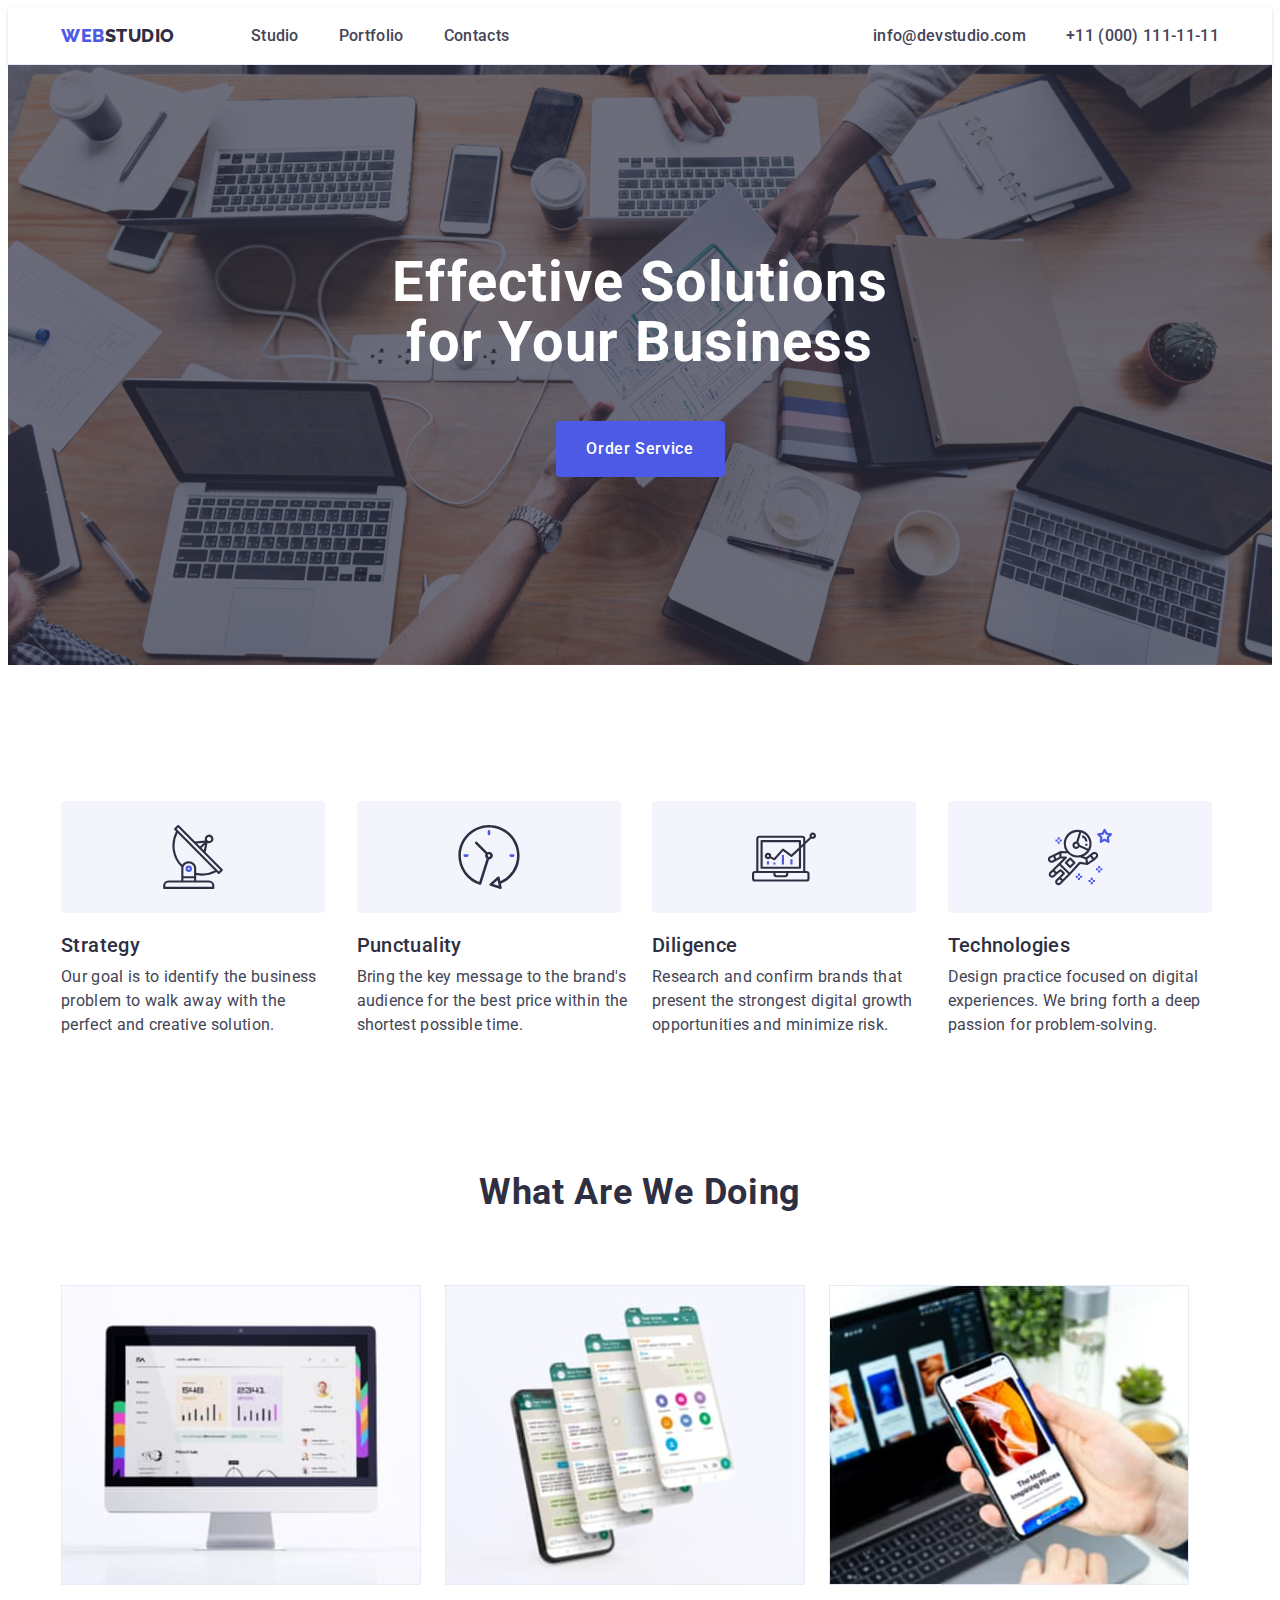
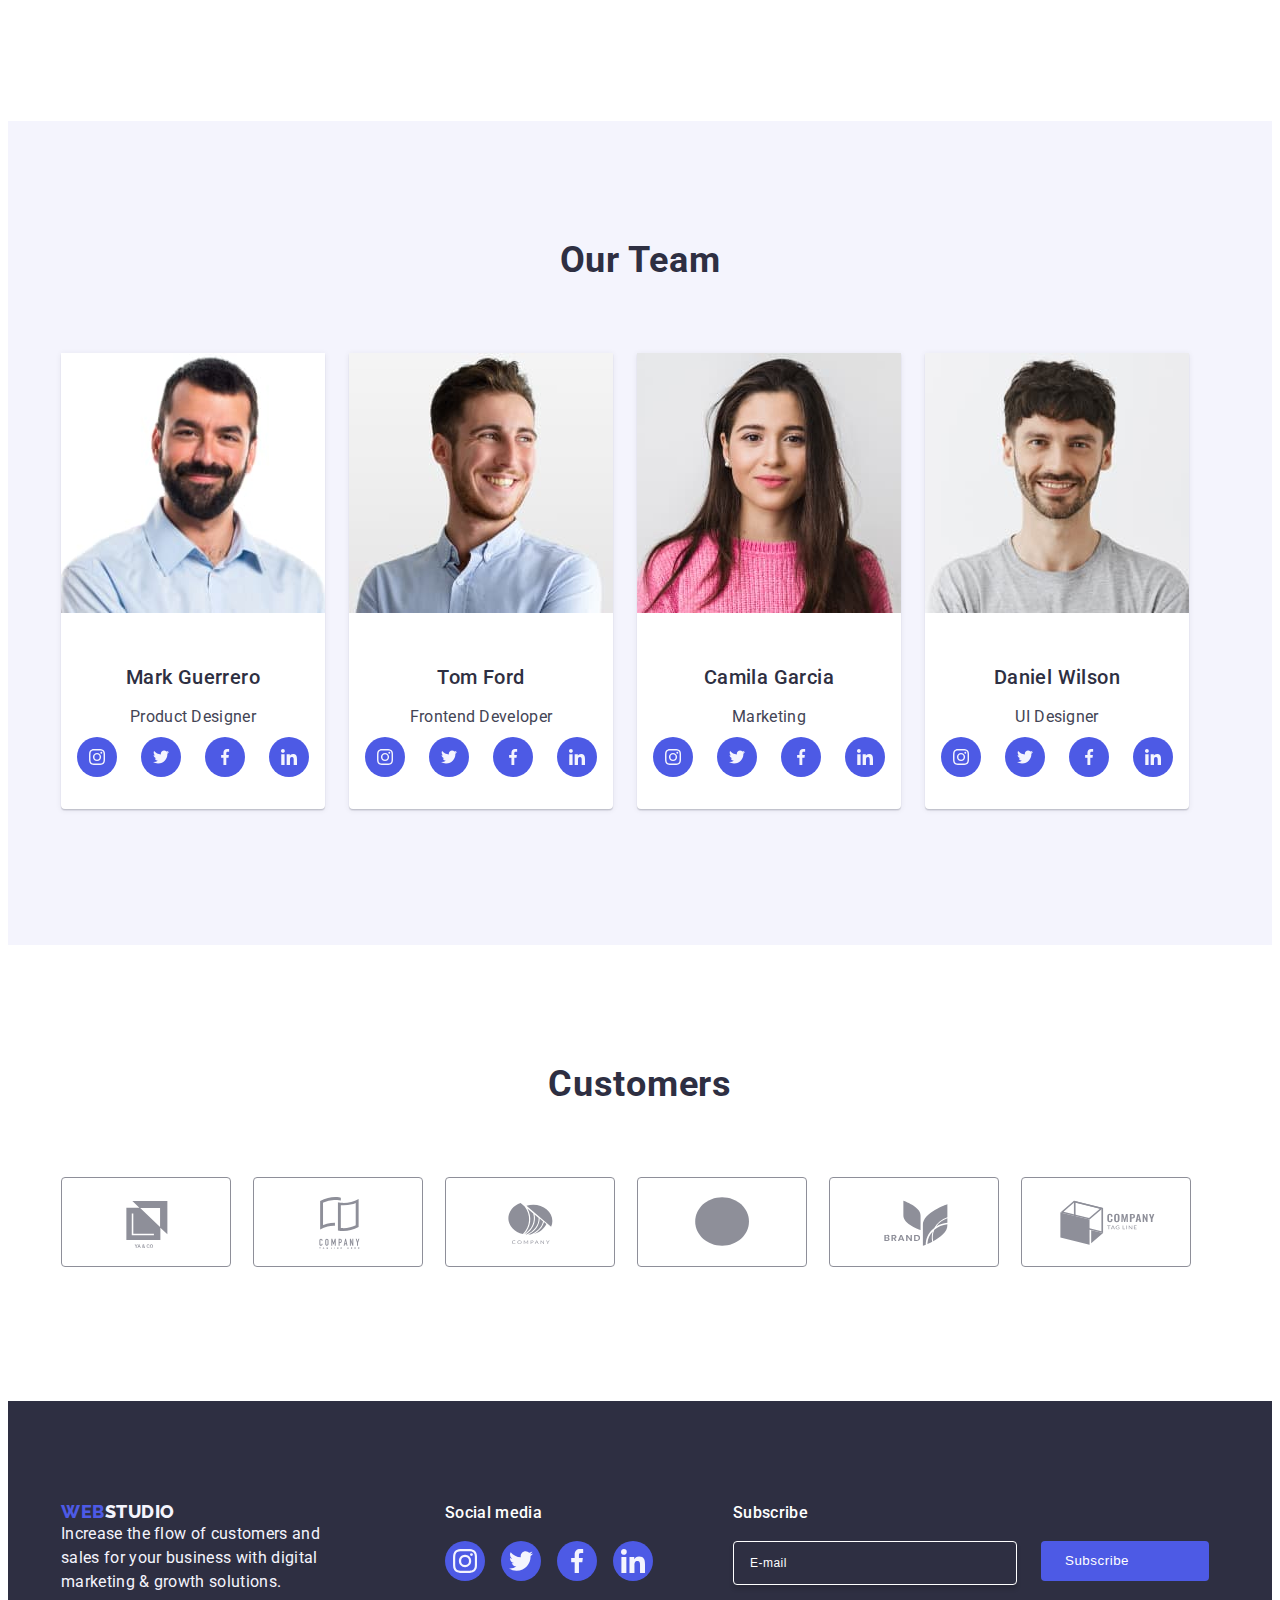
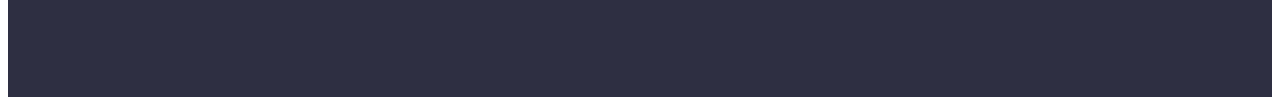
<file: index.html>
<!DOCTYPE html>
<html lang="en">

<head>
  <meta charset="UTF-8" />
  <meta name="viewport" content="width=device-width, initial-scale=1.0" />
  <title>Studio</title>

  <link rel="stylesheet" href="https://cdnjs.cloudflare.com/ajax/libs/modern-normalize/2.0.0/modern-normalize.min.css"
    integrity="sha512-4xo8blKMVCiXpTaLzQSLSw3KFOVPWhm/TRtuPVc4WG6kUgjH6J03IBuG7JZPkcWMxJ5huwaBpOpnwYElP/m6wg=="
    crossorigin="anonymous" referrerpolicy="no-referrer" />
  <link rel="stylesheet" href="./css/styles.css" />
  <link rel="preconnect" href="https://fonts.googleapis.com" />
  <link rel="preconnect" href="https://fonts.gstatic.com" crossorigin />
  <link href="https://fonts.googleapis.com/css2?family=Raleway:wght@700&family=Roboto:wght@400;500;700;900&display=swap"
    rel="stylesheet" />
</head>

<body>
  <header class="header">
    <!-- Navigation -->
    <div class="header-div container">
      <nav class="nav">
        <a href="./index.html" class="logo-link link">
          Web<span class="logo-second-word">Studio</span></a>
        <ul class="list nav-menu">
          <li><a href="./index.html" class="nav-link link">Studio</a></li>
          <li>
            <a href="./portfolio.html" class="nav-link link">Portfolio</a>
          </li>
          <li><a href="" class="nav-link link">Contacts</a></li>
        </ul>
      </nav>
      <!-- Contact-Informations -->
      <address class="address list">
        <ul class="list address-list">
          <li>
            <a href="mailto:info@devstudio.com" class="phone-email link">info@devstudio.com</a>
          </li>
          <li>
            <a href="tel:+110001111111" class="phone-email link">+11 (000) 111-11-11</a>
          </li>
        </ul>
      </address>
      <div class="ham-menu-div">
        <svg class="ham-menu-svg js-open-menu" xmlns="http://www.w3.org/2000/svg" width="32" height="22"
          viewBox="0 0 32 22" fill="none">
          <g clip-path="url(#clip0_297053_2156)">
            <path d="M1.34766 20.0431H30.8861M1.34766 10.7354H30.8861M1.34766 1.42773H30.8861" stroke="#2E2F42"
              stroke-width="3" stroke-linecap="round" stroke-linejoin="round" />
          </g>
          <defs>
            <clipPath id="clip0_297053_2156">
              <rect width="32" height="22" fill="white" />
            </clipPath>
          </defs>
        </svg>
      </div>
    </div>
  </header>
  <main>
    <!-- Hero-Page / Section-1 -->
    <section class="hero-page">
      <div class="hero-div container">
        <h1 class="page-title">Effective Solutions for Your Business</h1>
        <button data-modal-open type="button" class="order-button">
          Order Service
        </button>
      </div>
    </section>
    <!-- Section-2 -->
    <section class="section-one">
      <!-- Hidden-h2-tag -->
      <div class="section-one-div container">
        <h2 class="visually-hidden">not visible</h2>
        <ul class="list section-one-list">
          <li class="section-one-list-child">
            <div class="section-one-icons">
              <svg width="64" height="64" class="section-one-svg">
                <use href="./images/icons.svg#icon-antenna-1"></use>
              </svg>
            </div>
            <div class="section-one-list-media">
              <h3 class="feature-title">Strategy</h3>
              <p class="feature-content-section-two">
                Our goal is to identify the business problem to walk away with
                the perfect and creative solution.
              </p>
            </div>
          </li>
          <li class="section-one-list-child">
            <div class="section-one-icons">
              <svg width="64" height="64" class="section-one-svg">
                <use href="./images/icons.svg#icon-clock-1"></use>
              </svg>
            </div>
            <div class="section-one-list-media">
              <h3 class="feature-title">Punctuality</h3>
              <p class="feature-content-section-two">
                Bring the key message to the brand's audience for the best
                price within the shortest possible time.
              </p>
            </div>
          </li>
          <li class="section-one-list-child">
            <div class="section-one-icons">
              <svg width="64" height="64" class="section-one-svg">
                <use href="./images/icons.svg#icon-diagram-1"></use>
              </svg>
            </div>
            <div class="section-one-list-media">
              <h3 class="feature-title">Diligence</h3>
              <p class="feature-content-section-two">
                Research and confirm brands that present the strongest digital
                growth opportunities and minimize risk.
              </p>
            </div>
          </li>
          <li class="section-one-list-child">
            <div class="section-one-icons">
              <svg width="64" height="64" class="section-one-svg">
                <use href="./images/icons.svg#icon-astronaut-1"></use>
              </svg>
            </div>
            <div class="section-one-list-media">
              <h3 class="feature-title">Technologies</h3>
              <p class="feature-content-section-two">
                Design practice focused on digital experiences. We bring forth
                a deep passion for problem-solving.
              </p>
            </div>
          </li>
        </ul>
      </div>
    </section>
    <!-- Section-3 -->
    <section class="section-two">
      <div class="section-two-div container">
        <h2 class="what-we-do-title">What are we doing</h2>
        <ul class="list section-two-list">
          <!-- test clasa -->
          <li class="section-two-list-list">
            <img class="section-two-images" src="./images/computer.jpg" alt="imagine monitor" width="360" />
          </li>
          <li class="section-two-list-list">
            <img class="section-two-images" src="./images/telefon1.jpg" alt="imagine telefon" width="360" />
          </li>
          <li class="section-two-list-list">
            <img class="section-two-images" src="./images/telefon2.jpg" alt="imagine telefon in mana" width="360" />
          </li>
        </ul>
      </div>
    </section>
    <!-- Section-4 -->
    <section class="section-three">
      <div class="section-three-div container">
        <h2 class="our-team">Our Team</h2>
        <ul class="list section-three-list">
          <!-- Mark-1 -->
          <li class="list-employees">
            <img class="section-three-images" src="./images/Mark1.jpg" alt=" poza Mark1" width="264" />
            <div class="section-three-div-names">
              <h3 class="names">Mark Guerrero</h3>
              <p class="feature-content">Product Designer</p>
              <ul class="list section-three-ul-list-svg">
                <li class="section-three-list-svg">
                  <a href="" class="section-three-link-svg">
                    <svg width="16" height="16" class="section-three-svg">
                      <use href="./images/icons.svg#icon-instagram-2"></use>
                    </svg>
                  </a>
                </li>
                <li class="section-three-list-svg">
                  <a href="" class="section-three-link-svg">
                    <svg width="16" height="16" class="section-three-svg">
                      <use href="./images/icons.svg#icon-twitter-1"></use>
                    </svg>
                  </a>
                </li>
                <li class="section-three-list-svg">
                  <a href="" class="section-three-link-svg">
                    <svg width="16" height="16" class="section-three-svg">
                      <use href="./images/icons.svg#icon-facebook-1"></use>
                    </svg>
                  </a>
                </li>
                <li class="section-three-list-svg">
                  <a href="" class="section-three-link-svg">
                    <svg width="16" height="16" class="section-three-svg">
                      <use href="./images/icons.svg#icon-linkedin-1"></use>
                    </svg>
                  </a>
                </li>
              </ul>
            </div>
          </li>
          <!-- Tom-2 -->
          <li class="list-employees">
            <img class="section-three-images" src="./images/Tom2.jpg" alt="poza Tom2 2" width="264" />
            <div class="section-three-div-names">
              <h3 class="names">Tom Ford</h3>
              <p class="feature-content">Frontend Developer</p>
              <ul class="list section-three-ul-list-svg">
                <li class="section-three-list-svg">
                  <a href="" class="section-three-link-svg">
                    <svg width="16" height="16" class="section-three-svg">
                      <use href="./images/icons.svg#icon-instagram-2"></use>
                    </svg>
                  </a>
                </li>
                <li class="section-three-list-svg">
                  <a href="" class="section-three-link-svg">
                    <svg width="16" height="16" class="section-three-svg">
                      <use href="./images/icons.svg#icon-twitter-1"></use>
                    </svg>
                  </a>
                </li>
                <li class="section-three-list-svg">
                  <a href="" class="section-three-link-svg">
                    <svg width="16" height="16" class="section-three-svg">
                      <use href="./images/icons.svg#icon-facebook-1"></use>
                    </svg>
                  </a>
                </li>
                <li class="section-three-list-svg">
                  <a href="" class="section-three-link-svg">
                    <svg width="16" height="16" class="section-three-svg">
                      <use href="./images/icons.svg#icon-linkedin-1"></use>
                    </svg>
                  </a>
                </li>
              </ul>
            </div>
          </li>
          <!-- Camila-3 -->
          <li class="list-employees">
            <img class="section-three-images" src="./images/Camila3.jpg" alt="poza Camila3" width="264" />
            <div class="section-three-div-names">
              <h3 class="names">Camila Garcia</h3>
              <p class="feature-content">Marketing</p>
              <ul class="list section-three-ul-list-svg">
                <li class="section-three-list-svg">
                  <a href="" class="section-three-link-svg">
                    <svg width="16" height="16" class="section-three-svg">
                      <use href="./images/icons.svg#icon-instagram-2"></use>
                    </svg>
                  </a>
                </li>
                <li class="section-three-list-svg">
                  <a href="" class="section-three-link-svg">
                    <svg width="16" height="16" class="section-three-svg">
                      <use href="./images/icons.svg#icon-twitter-1"></use>
                    </svg>
                  </a>
                </li>
                <li class="section-three-list-svg">
                  <a href="" class="section-three-link-svg">
                    <svg width="16" height="16" class="section-three-svg">
                      <use href="./images/icons.svg#icon-facebook-1"></use>
                    </svg>
                  </a>
                </li>
                <li class="section-three-list-svg">
                  <a href="" class="section-three-link-svg">
                    <svg width="16" height="16" class="section-three-svg">
                      <use href="./images/icons.svg#icon-linkedin-1"></use>
                    </svg>
                  </a>
                </li>
              </ul>
            </div>
          </li>
          <!-- Daniel-4 -->
          <li class="list-employees">
            <img class="section-three-images" src="./images/Daniel4.jpg" alt="poza Daniel 4" width="264" />
            <div class="section-three-div-names">
              <h3 class="names">Daniel Wilson</h3>
              <p class="feature-content">UI Designer</p>
              <ul class="list section-three-ul-list-svg">
                <li class="section-three-list-svg">
                  <a href="" class="section-three-link-svg">
                    <svg width="16" height="16" class="section-three-svg">
                      <use href="./images/icons.svg#icon-instagram-2"></use>
                    </svg>
                  </a>
                </li>
                <li class="section-three-list-svg">
                  <a href="" class="section-three-link-svg">
                    <svg width="16" height="16" class="section-three-svg">
                      <use href="./images/icons.svg#icon-twitter-1"></use>
                    </svg>
                  </a>
                </li>
                <li class="section-three-list-svg">
                  <a href="" class="section-three-link-svg">
                    <svg width="16" height="16" class="section-three-svg">
                      <use href="./images/icons.svg#icon-facebook-1"></use>
                    </svg>
                  </a>
                </li>
                <li class="section-three-list-svg">
                  <a href="" class="section-three-link-svg">
                    <svg width="16" height="16" class="section-three-svg">
                      <use href="./images/icons.svg#icon-linkedin-1"></use>
                    </svg>
                  </a>
                </li>
              </ul>
            </div>
          </li>
        </ul>
      </div>
    </section>
    <!-- Section-5 -->
    <section class="section-five">
      <div class="container section-five-div">
        <h2 class="section-five-title">Customers</h2>
        <ul class="list section-five-ul-list">
          <li class="section-five-list">
            <a href="" class="section-five-link">
              <svg width="104" height="56" class="section-five-svg">
                <use href="./images/icons.svg#icon-Logo"></use>
              </svg>
            </a>
          </li>
          <li class="section-five-list">
            <a href="" class="section-five-link">
              <svg width="104" height="56" class="section-five-svg">
                <use href="./images/icons.svg#icon-Logo2"></use>
              </svg>
            </a>
          </li>
          <li class="section-five-list">
            <a href="" class="section-five-link">
              <svg width="104" height="56" class="section-five-svg">
                <use href="./images/icons.svg#icon-Logo3"></use>
              </svg>
            </a>
          </li>
          <li class="section-five-list">
            <a href="" class="section-five-link">
              <svg width="104" height="56" class="section-five-svg">
                <use href="./images/icons.svg#icon-Vector"></use>
              </svg>
            </a>
          </li>
          <li class="section-five-list">
            <a href="" class="section-five-link">
              <svg width="104" height="56" class="section-five-svg">
                <use href="./images/icons.svg#icon-Logo4"></use>
              </svg>
            </a>
          </li>
          <li class="section-five-list">
            <a href="" class="section-five-link">
              <svg width="104" height="56" class="section-five-svg">
                <use href="./images/icons.svg#icon-Logo5"></use>
              </svg>
            </a>
          </li>
        </ul>
      </div>
    </section>
  </main>
  <footer class="foooter-bg">
    <!-- Logo-Footer -->
    <div class="footer-div container">
      <div class="footer-div-logo">
        <a href="./index.html" class="logo-link link">
          Web<span class="logo-second-word-footer">Studio</span></a>
        <p class="footer-text">
          Increase the flow of customers and sales for your business with
          digital marketing & growth solutions.
        </p>
        <address></address>
      </div>
      <div class="social-media-div">
        <p class="social-media-text">Social media</p>
        <ul class="list footer-ul-list-svg">
          <li class="footer-list-svg">
            <a href="" class="footer-link-svg">
              <svg width="24" height="24" class="footer-svg">
                <use href="./images/icons.svg#icon-instagram-2"></use>
              </svg>
            </a>
          </li>
          <li class="footer-list-svg">
            <a href="" class="footer-link-svg">
              <svg width="24" height="24" class="footer-svg">
                <use href="./images/icons.svg#icon-twitter-1"></use>
              </svg>
            </a>
          </li>
          <li class="footer-list-svg">
            <a href="" class="footer-link-svg">
              <svg width="24" height="24" class="footer-svg">
                <use href="./images/icons.svg#icon-facebook-1"></use>
              </svg>
            </a>
          </li>
          <li class="footer-list-svg">
            <a href="" class="footer-link-svg">
              <svg width="24" height="24" class="footer-svg">
                <use href="./images/icons.svg#icon-linkedin-1"></use>
              </svg>
            </a>
          </li>
        </ul>
      </div>
      <div class="footer-subscribe">
        <p class="footer-subscribe-p">Subscribe</p>
        <form name="mailsub" class="footer-form">
          <label class="footer-label">
            <input name="subscription" type="email" placeholder="E-mail" class="footer-form-input" />
          </label>
          <button type="submit" class="subscribe-button">
            Subscribe
            <svg width="24" height="24" class="subscribe-svg">
              <use href="./images/icons.svg#linkedin-1" class="subscribe-svg-svg"></use>
            </svg>
          </button>
        </form>
      </div>
    </div>
  </footer>
  <!-- Modal -->
  <div data-modal class="modal-div is-hidden">
    <div class="modal-container">
      <button type="button" class="modal-button" data-modal-close>
        <svg width="8" height="8" class="modal-svg">
          <use href="./images/icons.svg#icon-linkedin-1"></use>
        </svg>
      </button>
      <p class="modal-p">Leave your contacts and we will call you back</p>
      <!-- <div class="form-div"> -->
      <form name="sign-up" class="modal-form">
        <div class="modal-div-name">
          <label for="user-name" class="modal-label-name"> Name </label>
          <div class="modal-label-div">
            <input name="user-name" id="user-name" type="text" class="modal-input-name" />
            <svg width="18" height="24" class="modal-input-name-svg">
              <use href="./images/icons.svg#linkedin-1"></use>
            </svg>
          </div>
        </div>

        <div class="modal-div-name">
          <label class="modal-label-name"> Phone </label>
          <div class="modal-label-div">
            <input name="phone" id="phone" type="tel" class="modal-input-name" />
            <svg width="18" height="24" class="modal-input-name-svg">
              <use href="./images/icons.svg#linkedin-1"></use>
            </svg>
          </div>
        </div>

        <div class="modal-div-name">
          <label class="modal-label-name"> Email </label>
          <div class="modal-label-div">
            <input class="modal-input-name" type="email" id="email" name="email" />
            <svg width="18" height="24" class="modal-input-name-svg">
              <use href="./images/icons.svg#linkedin-1"></use>
            </svg>
          </div>
        </div>
        <div class="modal-div-textarea">
          <label for="user-comment" class="modal-label-name">Comment</label>
          <textarea name="user-comment" id="user-comment" cols="30" rows="10" placeholder="Text input"
            class="modal-textarea"></textarea>
        </div>

        <div class="modal-div-checkbox">
          <input name="user-privacy" id="user-privacy" type="checkbox" value="true"
            class="modal-input-checkbox visually-hidden" />
          <!-- nebunie -->
          <label for="user-privacy" class="modal-label-checkbox">
            <span class="checkbox-span">
              <svg width="10" height="8" class="checkbox-svg">
                <use href="./images/icons.svg#linkedin-1"></use>
              </svg>
            </span>
            I accept the terms and conditions of the
            <a href="" class="privacy-link">Privacy Policy</a></label>
          <!-- nebunie -->
        </div>
        <button type="submit" class="moadal-form-button">Send</button>
      </form>
      <!-- </div> -->
    </div>
  </div>
  <!-- Burger Menu -->
  <div class="burger-menu-div is-open js-menu-container">
    <button type="button" class="burger-menu-button js-close-menu">
      <svg xmlns="http://www.w3.org/2000/svg" width="8" height="8" viewBox="0 0 8 8" fill="none">
        <g clip-path="url(#clip0_628519_170)">
          <path
            d="M8 0.805714L7.19429 0L4 3.19429L0.805714 0L0 0.805714L3.19429 4L0 7.19429L0.805714 8L4 4.80571L7.19429 8L8 7.19429L4.80571 4L8 0.805714Z"
            fill="#2E2F42" />
        </g>
        <defs>
          <clipPath id="clip0_628519_170">
            <rect width="8" height="8" fill="white" />
          </clipPath>
        </defs>
      </svg>
    </button>
    <nav class="nav-burger-menu">
      <ul class="list nav-burger-menu-ul">
        <li class="nav-burger-menu-li">
          <a href="./index.html" class="link nav-burger-link">Studio</a>
        </li>
        <li>
          <a href="./portfolio.html" class="link nav-burger-link">Portfolio</a>
        </li>
        <li><a href="" class="link nav-burger-link">Contacts</a></li>
      </ul>
    </nav>
    <address class="burger-menu-address">
      <ul class="list burger-menu-address-ul">
        <li>
          <a href="tel:+110001111111" class="link burger-menu-address-link-phone">+11 (000) 111-11-11</a>
        </li>
        <li>
          <a href="mailto:info@devstudio.com" class="link burger-menu-address-link-mail">info@devstudio.com</a>
        </li>
      </ul>
    </address>
    <ul class="list burger-menu-media-ul">
      <li class="section-three-list-svg">
        <a href="" class="section-three-link-svg">
          <svg width="16" height="16" class="section-three-svg">
            <use href="./images/icons.svg#icon-instagram-2"></use>
          </svg>
        </a>
      </li>
      <li class="section-three-list-svg">
        <a href="" class="section-three-link-svg">
          <svg width="16" height="16" class="section-three-svg">
            <use href="./images/icons.svg#icon-twitter-1"></use>
          </svg>
        </a>
      </li>
      <li class="section-three-list-svg">
        <a href="" class="section-three-link-svg">
          <svg width="16" height="16" class="section-three-svg">
            <use href="./images/icons.svg#icon-facebook-1"></use>
          </svg>
        </a>
      </li>
      <li class="section-three-list-svg">
        <a href="" class="section-three-link-svg">
          <svg width="16" height="16" class="section-three-svg">
            <use href="./images/icons.svg#icon-linkedin-1"></use>
          </svg>
        </a>
      </li>
    </ul>
  </div>
  <script src="./js/modal.js"></script>
  <script src="./js/mobile-menu.js"></script>
</body>

</html>
</file>
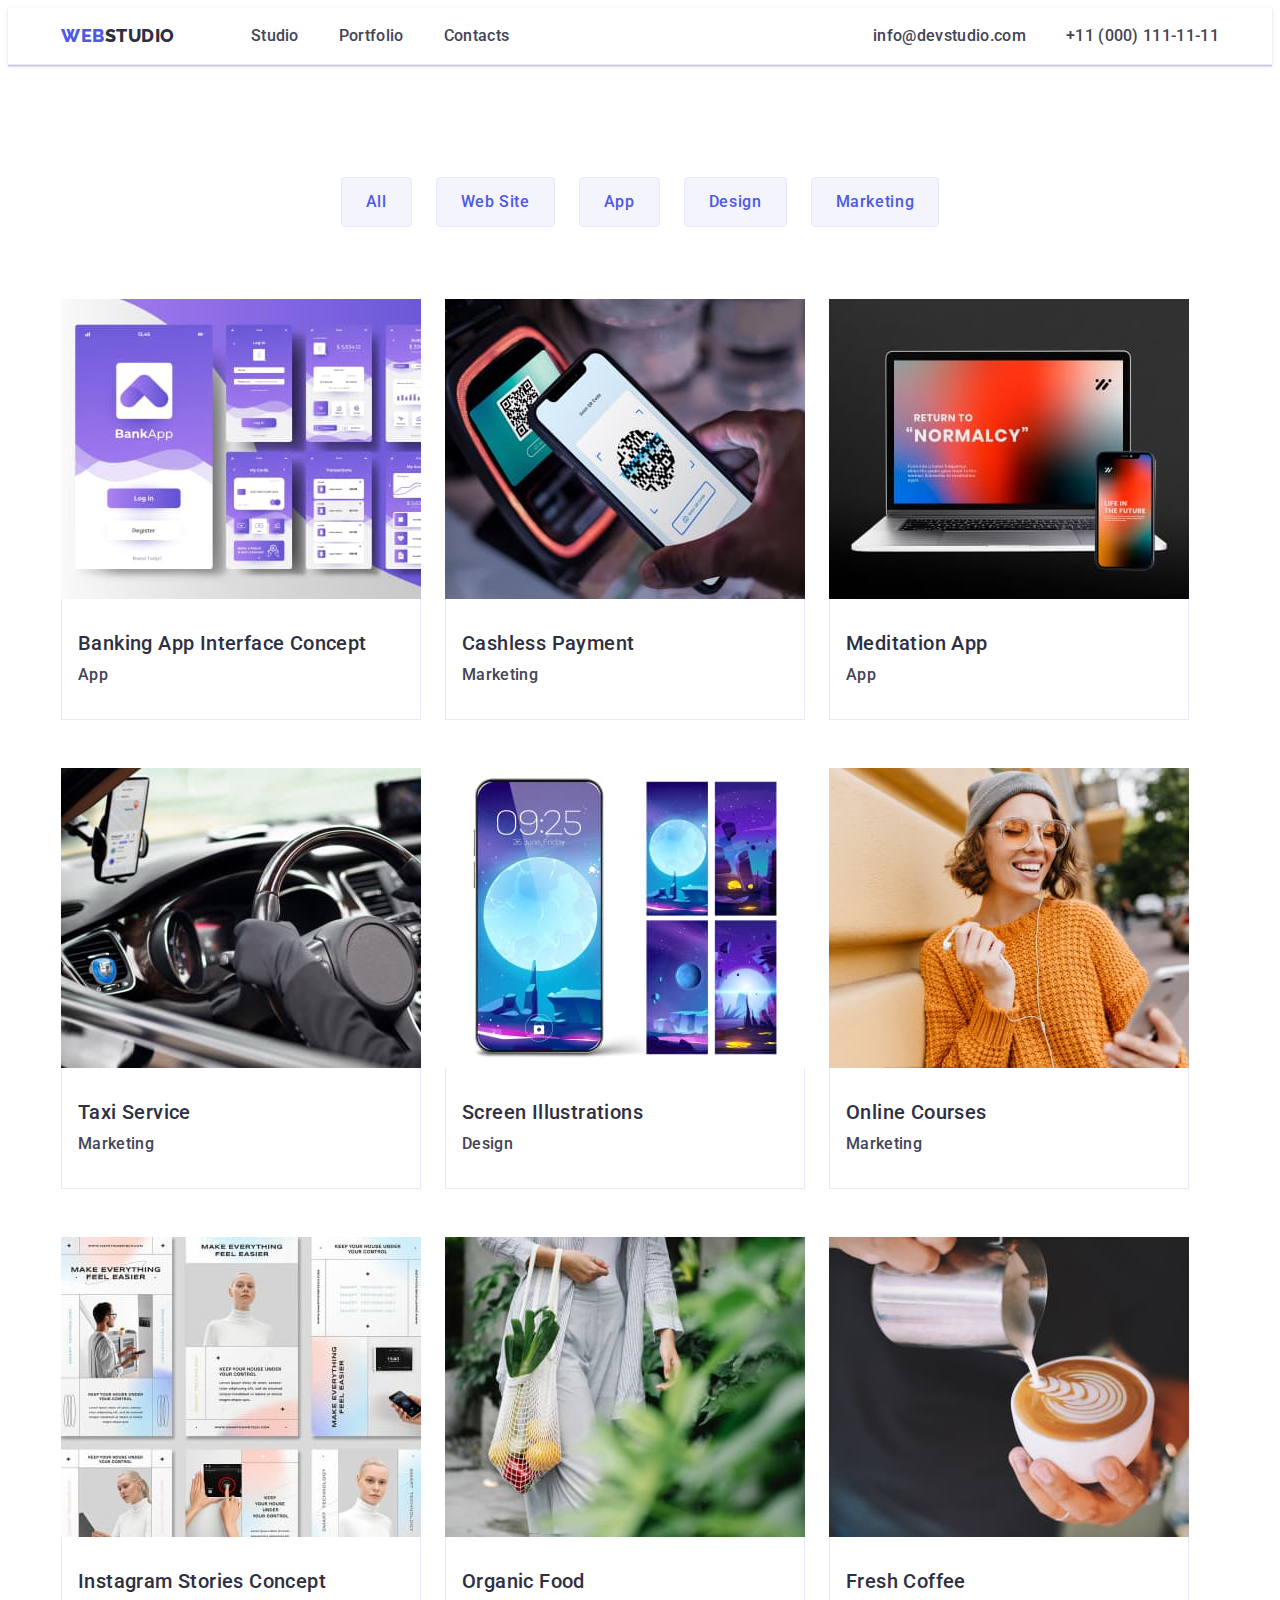
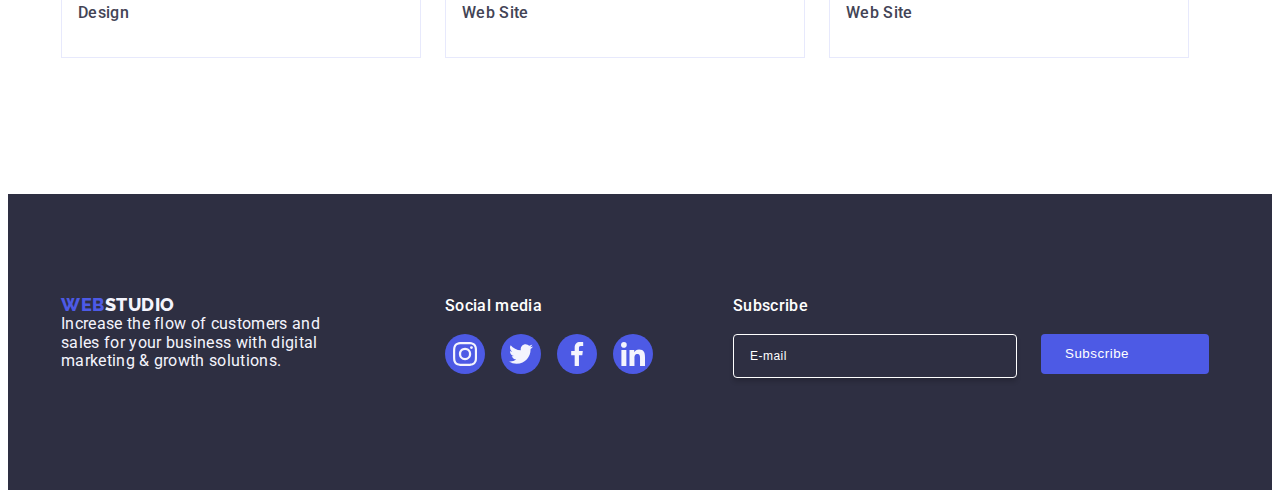
<file: portfolio.html>
<!DOCTYPE html>
<html lang="en">

<head>
  <meta charset="UTF-8" />
  <meta name="viewport" content="width=device-width, initial-scale=1.0" />
  <title>Portofolio</title>

  <link rel="stylesheet" href="https://cdnjs.cloudflare.com/ajax/libs/modern-normalize/2.0.0/modern-normalize.min.css"
    integrity="sha512-4xo8blKMVCiXpTaLzQSLSw3KFOVPWhm/TRtuPVc4WG6kUgjH6J03IBuG7JZPkcWMxJ5huwaBpOpnwYElP/m6wg=="
    crossorigin="anonymous" referrerpolicy="no-referrer" />
  <link rel="stylesheet" href="./css/styles.css" />
  <link rel="preconnect" href="https://fonts.googleapis.com" />
  <link rel="preconnect" href="https://fonts.gstatic.com" crossorigin />
  <link href="https://fonts.googleapis.com/css2?family=Raleway:wght@700&family=Roboto:wght@400;500;700;900&display=swap"
    rel="stylesheet" />
</head>

<body>
  <header class="header">
    <!-- Navigation -->
    <div class="header-div container">
      <nav class="nav">
        <a href="./index.html" class="logo-link link">
          Web<span class="logo-second-word">Studio</span></a>
        <ul class="list nav-menu">
          <li><a href="./index.html" class="nav-link link">Studio</a></li>
          <li>
            <a href="./portfolio.html" class="nav-link link">Portfolio</a>
          </li>
          <li><a href="" class="nav-link link">Contacts</a></li>
        </ul>
      </nav>
      <!-- Contact-Informations -->
      <address class="address list">
        <ul class="list address-list">
          <li>
            <a href="mailto:info@devstudio.com" class="phone-email link">info@devstudio.com</a>
          </li>
          <li>
            <a href="tel:+110001111111" class="phone-email link">+11 (000) 111-11-11</a>
          </li>
        </ul>
      </address>
    </div>
  </header>
  <main>
    <!-- Filter-Section -->
    <section class="filter-section">
      <div class="portfolio-section-div container">
        <h1 class="visually-hidden">nu poate fi gol</h1>
        <ul class="list buttons-list">
          <li>
            <button type="button" class="button">All</button>
          </li>
          <li>
            <button type="button" class="button">Web Site</button>
          </li>
          <li>
            <button type="button" class="button">App</button>
          </li>
          <li>
            <button type="button" class="button">Design</button>
          </li>
          <li>
            <button type="button" class="button">Marketing</button>
          </li>
        </ul>
        <ul class="list portfolio-list">
          <li class="portfolio-list-list">
            <a href="" class="link portfolio-link">
              <div class="transition-portfolio-div">
                <img src="./images/bankapp.jpg" alt="bank aplication" width="360" />
                <p class="transition-portfolio-paragraf">
                  14 Stylish and User-Friendly App Design Concepts · Task
                  Manager App · Calorie Tracker App · Exotic Fruit Ecommerce
                  App · Cloud Storage App
                </p>
              </div>
              <div class="portfolio-link-div">
                <h2 class="projects-name">Banking App Interface Concept</h2>
                <p class="projects-description">App</p>
              </div>
            </a>
          </li>
          <li class="portfolio-list-list">
            <a href="" class="link portfolio-link">
              <div class="transition-portfolio-div">
                <img src="./images/phoneapp.jpg" alt="phone aplication" width="360" />
                <p class="transition-portfolio-paragraf">
                  14 Stylish and User-Friendly App Design Concepts · Task
                  Manager App · Calorie Tracker App · Exotic Fruit Ecommerce
                  App · Cloud Storage App
                </p>
              </div>
              <div class="portfolio-link-div">
                <h2 class="projects-name">Cashless Payment</h2>
                <p class="projects-description">Marketing</p>
              </div>
            </a>
          </li>
          <li class="portfolio-list-list">
            <a href="" class="link portfolio-link">
              <div class="transition-portfolio-div">
                <img src="./images/computerapp.jpg" alt="computer aplication" width="360" />
                <p class="transition-portfolio-paragraf">
                  14 Stylish and User-Friendly App Design Concepts · Task
                  Manager App · Calorie Tracker App · Exotic Fruit Ecommerce
                  App · Cloud Storage App
                </p>
              </div>
              <div class="portfolio-link-div">
                <h2 class="projects-name">Meditation App</h2>
                <p class="projects-description">App</p>
              </div>
            </a>
          </li>
          <li class="portfolio-list-list">
            <a href="" class="link portfolio-link">
              <div class="transition-portfolio-div">
                <img src="./images/car.jpg" alt="inide the car" width="360" />
                <p class="transition-portfolio-paragraf">
                  14 Stylish and User-Friendly App Design Concepts · Task
                  Manager App · Calorie Tracker App · Exotic Fruit Ecommerce
                  App · Cloud Storage App
                </p>
              </div>
              <div class="portfolio-link-div">
                <h2 class="projects-name">Taxi Service</h2>
                <p class="projects-description">Marketing</p>
              </div>
            </a>
          </li>
          <li class="portfolio-list-list">
            <a href="" class="link portfolio-link">
              <div class="transition-portfolio-div">
                <img src="./images/phone-interface.jpg" alt="phone interface" width="360" />
                <p class="transition-portfolio-paragraf">
                  14 Stylish and User-Friendly App Design Concepts · Task
                  Manager App · Calorie Tracker App · Exotic Fruit Ecommerce
                  App · Cloud Storage App
                </p>
              </div>
              <div class="portfolio-link-div">
                <h2 class="projects-name">Screen Illustrations</h2>
                <p class="projects-description">Design</p>
              </div>
            </a>
          </li>
          <li class="portfolio-list-list">
            <a href="" class="link portfolio-link">
              <div class="transition-portfolio-div">
                <img src="./images/courses.jpg" alt="persoana" width="360" />
                <p class="transition-portfolio-paragraf">
                  14 Stylish and User-Friendly App Design Concepts · Task
                  Manager App · Calorie Tracker App · Exotic Fruit Ecommerce
                  App · Cloud Storage App
                </p>
              </div>
              <div class="portfolio-link-div">
                <h2 class="projects-name">Online Courses</h2>
                <p class="projects-description">Marketing</p>
              </div>
            </a>
          </li>
          <li class="portfolio-list-list">
            <a href="" class="link portfolio-link">
              <div class="transition-portfolio-div">
                <img src="./images/app-showcase.jpg" alt="aplication interface" width="360" />
                <p class="transition-portfolio-paragraf">
                  14 Stylish and User-Friendly App Design Concepts · Task
                  Manager App · Calorie Tracker App · Exotic Fruit Ecommerce
                  App · Cloud Storage App
                </p>
              </div>
              <div class="portfolio-link-div">
                <h2 class="projects-name">Instagram Stories Concept</h2>
                <p class="projects-description">Design</p>
              </div>
            </a>
          </li>
          <li class="portfolio-list-list">
            <a href="" class="link portfolio-link">
              <div class="transition-portfolio-div">
                <img src="./images/groceries.jpg" alt="groceries" width="360" />
                <p class="transition-portfolio-paragraf">
                  14 Stylish and User-Friendly App Design Concepts · Task
                  Manager App · Calorie Tracker App · Exotic Fruit Ecommerce
                  App · Cloud Storage App
                </p>
              </div>
              <div class="portfolio-link-div">
                <h2 class="projects-name">Organic Food</h2>
                <p class="projects-description">Web Site</p>
              </div>
            </a>
          </li>
          <li class="portfolio-list-list">
            <a href="" class="link portfolio-link">
              <div class="transition-portfolio-div">
                <img src="./images/coffe.jpg" alt="coffe" width="360" />
                <p class="transition-portfolio-paragraf">
                  14 Stylish and User-Friendly App Design Concepts · Task
                  Manager App · Calorie Tracker App · Exotic Fruit Ecommerce
                  App · Cloud Storage App
                </p>
              </div>
              <div class="portfolio-link-div">
                <h2 class="projects-name">Fresh Coffee</h2>
                <p class="projects-description">Web Site</p>
              </div>
            </a>
          </li>
        </ul>
      </div>
    </section>
  </main>
  <footer class="foooter-bg">
    <!-- Logo-Footer -->
    <div class="footer-div container">
      <div class="footer-div-logo">
        <a href="./index.html" class="logo-link link">
          Web<span class="logo-second-word-footer">Studio</span></a>
        <p class="footer-text-portfolio">
          Increase the flow of customers and sales for your business with
          digital marketing & growth solutions.
        </p>
        <address></address>
      </div>
      <div class="social-media-div">
        <p class="social-media-text">Social media</p>
        <ul class="list footer-ul-list-svg">
          <li class="footer-list-svg">
            <a href="" class="footer-link-svg">
              <svg width="24" height="24" class="footer-svg">
                <use href="./images/icons.svg#icon-instagram-2"></use>
              </svg>
            </a>
          </li>
          <li class="footer-list-svg">
            <a href="" class="footer-link-svg">
              <svg width="24" height="24" class="footer-svg">
                <use href="./images/icons.svg#icon-twitter-1"></use>
              </svg>
            </a>
          </li>
          <li class="footer-list-svg">
            <a href="" class="footer-link-svg">
              <svg width="24" height="24" class="footer-svg">
                <use href="./images/icons.svg#icon-facebook-1"></use>
              </svg>
            </a>
          </li>
          <li class="footer-list-svg">
            <a href="" class="footer-link-svg">
              <svg width="24" height="24" class="footer-svg">
                <use href="./images/icons.svg#icon-linkedin-1"></use>
              </svg>
            </a>
          </li>
        </ul>
      </div>
      <div class="footer-subscribe">
        <p class="footer-subscribe-p">Subscribe</p>
        <form name="mailsub" class="footer-form">
          <label class="footer-label">
            <input name="subscription" type="email" placeholder="E-mail" class="footer-form-input" />
          </label>
          <button type="submit" class="subscribe-button">
            Subscribe
            <svg width="24" height="24" class="subscribe-svg">
              <use href="./images/icons.svg#linkedin-1" class="subscribe-svg-svg"></use>
            </svg>
          </button>
        </form>
      </div>
    </div>
  </footer>
</body>

</html>
</file>
<file: css/styles.css>
:root {
  --main-color-white: white;
  --text-color-navy: #2e2f42;
  --text-color-slate: #434455;
  --text-color-cloud: #f4f4fd;
  --text-color-logo: #4d5ae5;
  --background-color: #2e2f42;
  --button-hover-color: #404bbf;
  --logo-font-family: "Raleway", sans-serif;
  --text-font-family: "Roboto", sans-serif;
}

body {
  font-family: var(--text-font-family);
  background-color: var(--main-color-white);
  color: var(--text-color-slate);
}

ul {
  padding: 0;
}

p {
  margin: 0;
}

h2 {
  margin: 0;
}

/* button {
  margin: 0;
} */

.link {
  text-decoration: none;
  font-weight: 500;
  line-height: 1.5;
  letter-spacing: 0.02em;
  color: var(--list-color);
}

.link:hover {
  color: #404bbf;
}

.link:focus {
  color: #404bbf;
}

.list {
  list-style: none;
}

img {
  display: block;
}

.container {
  width: 1158px;
  margin: 0 auto;
  padding: 0 15px;
}

.header {
  border-bottom: 1px solid #e7e9fc;
  box-shadow: 0px 2px 1px rgba(46, 47, 66, 0.08),
    0px 1px 1px rgba(46, 47, 66, 0.16), 0px 1px 6px rgba(46, 47, 66, 0.08);
}

.header-div {
  display: flex;
  justify-content: space-between;
}

.nav {
  display: flex;
  align-items: center;
}

.nav-link {
  color: var(--text-color-navy);
  font-size: 16px;
  font-weight: 500;
  line-height: 150%;
  letter-spacing: 0.32px;
  padding: 24px 0;
  transition: color 250ms cubic-bezier(0.4, 0, 0.2, 1);
  color: var(--text-color-slate);
  position: relative;
  overflow: hidden;
}

.studio-selected::after {
  content: "";
  position: absolute;
  left: 0;
  bottom: 4px;
  height: 4px;
  width: 100%;
  background-color: #404bbf;
  border-radius: 2px;
}

.nav-link:hover .nav-link:focus {
  color: var(--button-hover-color);
}

.nav-menu {
  display: flex;
  gap: 40px;
}

.logo-link {
  color: var(--text-color-logo);
  font-family: var(--logo-font-family);
  font-size: 18px;
  font-weight: 800;
  line-height: 1.17;
  letter-spacing: 0.54px;
  text-transform: uppercase;
  margin-right: 76px;
  display: inline-block;
  /* Modificat din tema 3 */
  /* margin-bottom: 16px; */
}

.logo-second-word {
  color: var(--text-color-navy);
}

.address {
  color: var(--text-color-slate);
  font-size: 16px;
  font-style: normal;
  line-height: 150%;
  letter-spacing: 0.32px;
}

.address-list {
  display: flex;
  gap: 40px;
  /* adaugat in tema 4 */
  padding-left: 251px;
}

.address:hover .address:focus {
  color: var(--text-color-cloud);
}

.ham-menu-div {
  display: none;
}

.hero-page {
  margin: auto;
  background-color: var(--text-color-navy);
  padding: 188px 0;
  background-image: linear-gradient(rgba(46, 47, 66, 0.7),
      rgba(46, 47, 66, 0.7)),
    url(../images/background-hero.jpg);
  max-width: 1440px;
  background-repeat: no-repeat;
  background-position: center;
  background-size: cover;
}

.page-title {
  color: var(--main-color-white);
  text-align: center;
  font-size: 56px;
  font-weight: 700;
  line-height: 107.143%;
  letter-spacing: 1.12px;
  max-width: 496px;
  /* adaugat in tema 4 */
  margin: auto;
  padding-bottom: 48px;
}

.order-button {
  background-color: #4d5ae5;
  font-family: "Roboto", sans-serif;
  font-weight: 500;
  font-size: 16px;
  line-height: 1.5;
  letter-spacing: 0.04em;
  color: #ffffff;
  cursor: pointer;
  display: block;
  min-width: 169px;
  height: 56px;
  border: none;
  border-radius: 4px;
  /* adaugat in tema 4 */
  margin: auto;
  transition: background-color 250ms cubic-bezier(0.4, 0, 0.2, 1);
}

.order-button:hover {
  background-color: #404bbf;
}

.order-button:focus {
  background-color: #404bbf;
}

.button {
  font-family: "Roboto", sans-serif;
  font-weight: 500;
  font-size: 16px;
  line-height: 1.5;
  letter-spacing: 0.04em;
  color: #4d5ae5;
  background-color: #f4f4fd;

  cursor: pointer;
  padding: 12px 24px;
  border: 1px solid #e7e9fc;
  border-radius: 4px;
  transition: color 250ms cubic-bezier(0.4, 0, 0.2, 1),
    background-color 250ms cubic-bezier(0.4, 0, 0.2, 1),
    border-color 250ms cubic-bezier(0.4, 0, 0.2, 1),
    box-shadow 250ms cubic-bezier(0.4, 0, 0.2, 1);
}

.button:hover {
  background-color: #404bbf;
  color: #ffffffff;
  border: 1px solid transparent;
  box-shadow: 0px 3px 1px rgba(0, 0, 0, 0.1), 0px 2px 1px rgba(0, 0, 0, 0.08),
    0px 2px 2px rgba(0, 0, 0, 0.12);
}

.button:focus {
  background-color: #404bbf;
  color: #ffffffff;
  border: 1px solid transparent;
  box-shadow: 0px 3px 1px rgba(0, 0, 0, 0.1), 0px 2px 1px rgba(0, 0, 0, 0.08),
    0px 2px 2px rgba(0, 0, 0, 0.12);
}

.portfolio-list {
  display: flex;
  flex-wrap: wrap;
  column-gap: 24px;
  row-gap: 48px;
}

.portfolio-link {
  width: calc((100%-48px) / 3);
  display: block;
  transition: box-shadow 250ms cubic-bezier(0.4, 0, 0.2, 1);
}

.portfolio-link:hover {
  box-shadow: 0px 1px 6px rgba(46, 47, 66, 0.08),
    0px 1px 1px rgba(46, 47, 66, 0.16), 0px 2px 1px rgba(46, 47, 66, 0.08);
}

.portfolio-link:focus {
  box-shadow: 0px 1px 6px rgba(46, 47, 66, 0.08),
    0px 1px 1px rgba(46, 47, 66, 0.16), 0px 2px 1px rgba(46, 47, 66, 0.08);
}

.portfolio-link:hover .transition-portfolio-paragraf {
  transform: translateY(0%);
}

.portfolio-link:focus .transition-portfolio-paragraf {
  transform: translateY(0%);
}

.transition-portfolio-div {
  position: relative;
  overflow: hidden;
}

.transition-portfolio-paragraf {
  position: absolute;
  top: 0;
  font-size: 16px;
  line-height: 1.5;
  letter-spacing: 0.02em;
  color: var(--text-color-cloud);
  padding: 40px 32px;
  background-color: #4d5ae5;
  height: 100%;
  width: 100%;
  transform: translateY(100%);
  transition: transform 250ms cubic-bezier(0.4, 0, 0.2, 1);
}

.portfolio-link-div {
  padding: 32px 16px;
  border: 1px solid #e7e9fc;
  border-top: none;
}

.section-one-icons {
  display: flex;
  justify-content: center;
  align-items: center;
  width: 264px;
  height: 112px;
  border-radius: 4px;
  background: #f4f4fd;
  margin-bottom: 8px;
}

.section-one-svg {
  width: 64px;
  height: 64px;
}

.section-one {
  padding: 120px 0;
}

.visually-hidden {
  position: absolute;
  width: 1px;
  height: 1px;
  margin: -1px;
  border: 0;
  padding: 0;

  white-space: nowrap;
  clip-path: inset(100%);
  clip: rect(0 0 0 0);
  overflow: hidden;
}

/* .section-one-div {
} */

.section-one-list {
  display: flex;
  gap: 24px;
}

.section-one-list-child {
  width: 100%;
  min-width: 264px;
}

.feature-title {
  font-size: 20px;
  font-weight: 500;
  line-height: 120%;
  letter-spacing: 0.4px;
  color: var(--text-color-navy);
  margin-bottom: 8px;
}

.feature-content-section-two {
  font-size: 16px;
  line-height: 150%;
  letter-spacing: 0.32px;
  color: var(--text-color-slate);
}

.feature-content {
  font-size: 16px;
  line-height: 150%;
  letter-spacing: 0.32px;
  color: var(--text-color-slate);
  text-align: center;
}

.section-two {
  padding-bottom: 120px;
}

.what-we-do-title {
  font-size: 36px;
  font-weight: 700;
  line-height: 111.111%;
  letter-spacing: 0.72px;
  text-align: center;
  text-transform: capitalize;
  color: var(--text-color-navy);
  margin-bottom: 72px;
}

.section-two-list {
  display: flex;
  gap: 24px;
}

.section-two-images {
  min-width: 264;
}

.section-three {
  background-color: var(--text-color-cloud);
  padding: 120px 0;
}

.our-team {
  font-size: 36px;
  font-weight: 700;
  line-height: 111.111%;
  letter-spacing: 0.72px;
  text-align: center;
  text-transform: capitalize;
  color: var(--text-color-navy);
  margin-bottom: 72px;
}

.section-three-list {
  display: flex;
  gap: 24px;
}

/* .section-three-images {
  width: calc((100%-72px) / 4);
  border-radius: 0px 0px 4px 4px;
} */

.section-three-div-names {
  padding: 32px 0;
  display: flex;
  width: 264px;
  flex-direction: column;
  justify-content: center;
  align-items: center;
  gap: 8px;
}

.names {
  font-size: 20px;
  font-weight: 500;
  line-height: 120%;
  letter-spacing: 0.4px;
  color: var(--text-color-navy);
  text-align: center;
  margin-bottom: 8px;
}

.specialization {
  font-size: 16px;
  line-height: 1.5;
  letter-spacing: 0.02em;
  color: var(--text-color-slate);
  text-align: center;
}

.section-three-ul-list-svg {
  display: flex;
  justify-content: center;
  gap: 24px;
}

.section-three-list-svg {
  width: 40px;
  height: 40px;
}

.section-three-link-svg {
  height: 100%;
  width: 100%;
  background-color: #4d5ae5;
  border-radius: 50%;
  display: flex;
  align-items: center;
  justify-content: center;
  transition: background-color 250ms cubic-bezier(0.4, 0, 0.2, 1);
}

.section-three-link-svg:hover {
  background-color: #404bbf;
}

.section-three-link-svg:focus {
  background-color: #404bbf;
}

.section-three-svg {
  fill: #f4f4fd;
  width: 16px;
  height: 16px;
}

.list-employees {
  background-color: var(--main-color-white);
  width: calc((100%-72px) / 4);
  border-radius: 0px 0px 4px 4px;
  box-shadow: 0px 2px 1px 0px rgba(46, 47, 66, 0.08),
    0px 1px 1px 0px rgba(46, 47, 66, 0.16),
    0px 1px 6px 0px rgba(46, 47, 66, 0.08);
}

.section-five {
  padding-top: 120px;
  padding-bottom: 120px;
}

.section-five-title {
  color: #2e2f42;
  text-align: center;

  margin-bottom: 72px;
  font-family: var(--text-font-family);
  font-size: 36px;
  font-style: normal;
  font-weight: 700;
  line-height: 111.111%;
  letter-spacing: 0.72px;
  text-transform: capitalize;
}

.section-five-ul-list {
  display: flex;
  gap: 24px;
}

.section-five-list {
  width: 168px;
  height: 88px;
}

.section-five-link {
  width: 100%;
  height: 100%;
  border-radius: 4px;
  border: 1px solid #8e8f99;
  display: flex;
  align-items: center;
  justify-content: center;
  color: #8e8f99;
  transition: border-color 250ms cubic-bezier(0.4, 0, 0.2, 1),
    color 250ms cubic-bezier(0.4, 0, 0.2, 1);
}

.section-five-link:hover {
  border-color: #404bbf;
  color: #404bbf;
}

.section-five-link:focus {
  border-color: #404bbf;
  color: #404bbf;
}

.section-five-svg {
  width: 104px;
  height: 56px;
  fill: currentColor;
}

.foooter-bg {
  background-color: var(--background-color);
  padding: 100px 0;
}

.footer-div {
  display: flex;
  align-items: baseline;
}

.footer-div-logo {
  margin-right: 120px;
}

.footer-text {
  font-size: 16px;
  line-height: 1.5;
  letter-spacing: 0.32px;
  color: var(--text-color-cloud);
  max-width: 264px;
}

.social-media-text {
  margin-bottom: 16px;
  font-family: Roboto;
  font-size: 16px;
  font-style: normal;
  font-weight: 500;
  line-height: 1.5;
  letter-spacing: 0.02em;
  color: #ffffffff;
}

.footer-ul-list-svg {
  display: flex;
  justify-content: center;
  gap: 16px;
}

.footer-list-svg {
  width: 40px;
  height: 40px;
}

.footer-link-svg {
  width: 100%;
  height: 100%;
  background-color: #4d5ae5;
  border-radius: 50%;
  display: flex;
  align-items: center;
  justify-content: center;
  transition: background-color 250ms cubic-bezier(0.4, 0, 0.2, 1);
}

.footer-link-svg:hover {
  background-color: #31d0aa;
}

.footer-link-svg:focus {
  background-color: #31d0aa;
}

.footer-svg {
  fill: #f4f4fd;
  width: 24px;
  height: 24px;
}

.footer-text-portfolio {
  font-size: 16px;
  line-height: 1.17;
  letter-spacing: 0.32px;
  color: var(--text-color-cloud);
  max-width: 264px;
}

.logo-second-word-footer {
  color: var(--text-color-cloud);
}

.filter-section {
  padding-top: 96px;
  padding-bottom: 120px;
}

.buttons-list {
  display: flex;
  justify-content: center;
  gap: 24px;
  margin-bottom: 72px;
}

.button-filter {
  font-family: var(--text-font-family);
  color: #4d5ae5;
  font-size: 16px;
  font-weight: 500;
  line-height: 150%;
  letter-spacing: 0.64px;
  background-color: var(--text-color-cloud);
  cursor: pointer;
}

.button-filter:hover .button-filter:focus {
  color: #ffffffff;
  background-color: #404bbf;
}

.projects-name {
  color: var(--text-color-navy);
  font-weight: 500;
  font-size: 20px;
  line-height: 1.2;
  letter-spacing: 0.02em;
  margin-bottom: 8px;
}

.projects-description {
  color: var(--text-color-slate);
  font-size: 16px;
  line-height: 1.5;
  letter-spacing: 0.02em;
}

.phone-email {
  color: var(--text-color-slate);
  line-height: 1.5;
  letter-spacing: 0.02em;
  transition: color 250ms cubic-bezier(0.4, 0, 0.2, 1);
}

.phone-email:hover .phone-email:focus {
  background-color: var(--button-hover-color);
}

.modal-div {
  position: fixed;
  top: 0;
  left: 0;
  width: 100%;
  height: 100%;
  background-color: rgba(46, 47, 66, 0.4);
  transition: opacity 250ms cubic-bezier(0.4, 0, 0.2, 1),
    visibility 250ms cubic-bezier(0.4, 0, 0.2, 1);
}

.is-hidden {
  opacity: 0;
  visibility: hidden;
  pointer-events: none;
}

.is-open {
  opacity: 0;
  visibility: hidden;
  pointer-events: none;
}

.modal-container {
  position: absolute;
  top: 50%;
  left: 50%;
  transform: translate(-50%, -50%) scale(1);
  width: 408px;
  min-height: 584px;
  background: #fcfcfc;
  border-radius: 4px;
  transition: transform 250ms cubic-bezier(0.4, 0, 0.2, 1);
  box-shadow: 0px 2px 1px 0px rgba(0, 0, 0, 0.2),
    0px 1px 3px 0px rgba(0, 0, 0, 0.12), 0px 1px 1px 0px rgba(0, 0, 0, 0.14);
  padding: 72px 24px 24px 24px;
}

.modal-button {
  border: 1px solid rgba(0, 0, 0, 0.1);
  position: absolute;
  top: 24px;
  right: 24px;
  width: 24px;
  height: 24px;
  border-radius: 50%;
  display: flex;
  align-items: center;
  justify-content: center;
  background-color: #e7e9fc;
  padding: 0;
  cursor: pointer;
  transition: background-color 250ms cubic-bezier(0.4, 0, 0.2, 1),
    border 250ms cubic-bezier(0.4, 0, 0.2, 1);
}

.modal-button:hover {
  background-color: #404bbf;
  border: none;
  fill: #ffffff;
}

.modal-button:focus {
  background-color: #404bbf;
  border: none;
  fill: #ffffff;
}

.modal-svg {
  transition: fill 250ms cubic-bezier(0.4, 0, 0.2, 1);
}

.modal-p {
  color: #2e2f42;
  text-align: center;
  font-family: Roboto;
  font-size: 16px;
  font-style: normal;
  font-weight: 500;
  line-height: 150%;
  letter-spacing: 0.32px;
  margin-bottom: 16px;
}

.modal-div-name {
  margin-bottom: 8px;
}

.modal-label-name {
  font-size: 12px;
  line-height: 1.17;
  letter-spacing: 0.04em;
  color: #8e8f99;
  display: block;
  margin-bottom: 4px;
}

.modal-label-div {
  position: relative;
}

.modal-input-name {
  width: 100%;
  height: 40px;
  border: 1px solid rgba(46, 47, 66, 0.4);
  border-radius: 4px;
  background-color: transparent;
  padding-left: 38px;
  outline: transparent;
  transition: border-color 250ms cubic-bezier(0.4, 0, 0.2, 1);
}

.modal-input-name:focus {
  border-color: #4d5ae5;
}

.modal-input-name-svg {
  position: absolute;
  left: 16px;
  top: 50%;
  transform: translateY(-50%);
  transition: fill 250ms cubic-bezier(0.4, 0, 0.2, 1);
}

.modal-input-name:focus+.modal-input-name-svg {
  fill: #4d5ae5;
}

.modal-div-textarea {
  margin-bottom: 16px;
}

.modal-textarea {
  transition: border-color 250ms cubic-bezier(0.4, 0, 0.2, 1);
  width: 100%;
  height: 120px;
  font-size: 12px;
  line-height: 1.17;
  letter-spacing: 0.04em;
  color: rgba(46, 47, 66, 0.4);
  border: 1px solid rgba(46, 47, 66, 0.4);
  border-radius: 4px;
  background-color: transparent;
  padding: 8px 16px;
  outline: transparent;
  resize: none;
}

.modal-textarea:focus {
  border-color: #4d5ae5;
}

.modal-div-checkbox {
  margin-bottom: 24px;
}

.modal-label-checkbox {
  display: block;
  font-size: 12px;
  line-height: 1.17;
  letter-spacing: 0.04em;
  color: #8e8f99;
}

.checkbox-span {
  width: 16px;
  height: 16px;
  border: 1px solid rgba(46, 47, 66, 0.4);
  border-radius: 2px;
  display: inline-flex;
  align-items: center;
  justify-content: center;
  fill: transparent;
  transition: background-color 250ms cubic-bezier(0.4, 0, 0.2, 1),
    border 250ms cubic-bezier(0.4, 0, 0.2, 1),
    /* fill 250ms cubic-bezier(0.4, 0, 0.2, 1), */
    fill 250ms cubic-bezier(0.4, 0, 0.2, 1);
}

.privacy-link {
  color: #4d5ae5;
}

.moadal-form-button {
  font-family: "Roboto", sans-serif;
  display: block;
  min-width: 169px;
  height: 56px;
  font-size: 16px;
  font-weight: 500;
  line-height: 1.5;
  letter-spacing: 0.04em;
  color: #ffffff;
  cursor: pointer;
  background-color: #4d5ae5;
  border: none;
  border-radius: 4px;
  margin: auto;
  transition: background-color 250ms cubic-bezier(0.4, 0, 0.2, 1);
}

.footer-subscribe {
  margin-left: 80px;
}

.footer-subscribe-p {
  color: #fff;
  font-family: Roboto;
  font-size: 16px;
  font-style: normal;
  font-weight: 500;
  line-height: 150%;
  letter-spacing: 0.32px;
  margin-bottom: 16px;
}

.footer-form {
  display: flex;
  gap: 24px;
}

.footer-form-input {
  width: 264px;
  height: 40px;
  background-color: transparent;
  border-radius: 4px;
  border: 1px solid #fff;
  box-shadow: 0px 4px 4px 0px rgba(0, 0, 0, 0.15);
  padding-left: 16px;
  font-size: 12px;
  line-height: 1.5;
  letter-spacing: 0.04em;
  color: #ffffff;
}

.subscribe-button {
  display: flex;
  background-color: #4d5ae5;
  color: #ffffff;
  display: inline-flex;
  padding: 8px 24px;
  justify-content: center;
  align-items: center;
  gap: 16px;
  min-width: 165px;
  height: 40px;
  cursor: pointer;
  font-weight: 500;
  line-height: 1.5;
  letter-spacing: 0.04em;
  border: none;
  border-radius: 4px;
}

.subscribe-button:hover,
.subscribe-button:focus {
  background-color: #404bbf;
}

.subscribe-svg {
  margin-left: 16px;
  fill: #ffffff;
}

::placeholder {
  color: #ffffff;
}

input:checked+.modal-label-checkbox span:first-child {
  background-color: #404bbf;
  border: none;
  fill: #f4f4fd;
}

.burger-menu-div {
  /* width: 428px; */
  display: none;
}

@media screen and (429px <=width <=768px) {

  /* ALL */
  .container {
    width: auto;
  }

  /* HEADER */
  .header-div {
    /* display: flex; */
    margin: 0 auto;
    /* justify-content: space-between; */
  }

  .logo-link {
    margin: 0;
  }

  .nav-menu {
    display: none;
  }

  .address {
    display: none;
  }

  .ham-menu-div {
    display: flex;
    padding: 16px 0px 16px 0px;
    align-items: center;
  }

  .ham-menu-svg {
    cursor: pointer;
    gap: 56px;
  }

  /* HERO */
  .hero-page {
    display: flex;
    padding: 112px 0px 124px 0px;
  }

  .page-title {
    padding-bottom: 36px;
  }

  /* SECTION 2 */
  .section-one {
    display: flex;
    padding: 96px 0;
  }

  .section-one-icons {
    display: none;
  }

  .section-one-list {
    /* display: flex; */
    flex-wrap: wrap;
    justify-content: center;
  }

  .section-one-list-child {
    width: 100%;
    max-width: 356px;
  }

  .feature-title {
    max-width: 264px;
    font-family: Roboto;
    font-size: 36px;
    font-style: normal;
    font-weight: 700;
    line-height: 111.111%;
    letter-spacing: 0.72px;
    text-transform: capitalize;
  }

  .feature-content-section-two {
    max-width: 100%;
    color: #434455;
    font-family: Roboto;
    font-size: 16px;
    font-style: normal;
    font-weight: 500;
    line-height: 150%;
    letter-spacing: 0.32px;
  }

  /* SECTION 3 */
  .section-two {
    display: none;
  }

  /* SECTION 4 */
  .section-three {
    display: flex;
    padding: 96px 0;
  }

  .section-three-list {
    /* display: flex; */
    flex-wrap: wrap;
    align-items: center;
    justify-content: center;
  }

  /* SECTION 5 */
  .section-five {
    display: flex;
    padding: 96px 0px;
  }

  .section-five-ul-list {
    /* display: flex; */
    flex-wrap: wrap;
    justify-content: center;
    align-items: center;
  }

  /* FOOTER */
  .foooter-bg {
    display: flex;
    padding: 96px 0;
    margin: 0;
  }

  .footer-div {
    flex-wrap: wrap;
    justify-content: space-evenly;
    align-items: center;
  }

  .footer-div-logo {
    margin: 0;
    /* margin-left: 108px; */
    /* margin-right: 24px;
    margin-bottom: 72px; */
  }

  .footer-subscribe {
    margin: 72px 0px 0px 0px;
  }

  .footer-form {
    display: flex;
    flex-wrap: wrap;
    justify-content: center;
    align-items: center;
  }

  /* MODA: */
  .modal-div {
    max-width: 768px;
  }

  .burger-menu-div {
    display: block;
    position: fixed;
    top: 0;
    left: 0;
    width: 100%;
    height: 100%;
    background-color: white;
    transition: opacity 250ms cubic-bezier(0.4, 0, 0.2, 1),
      visibility 250ms cubic-bezier(0.4, 0, 0.2, 1);
  }

  .burger-menu-button {
    border: 1px solid rgba(0, 0, 0, 0.1);
    position: absolute;
    top: 24px;
    right: 24px;
    width: 24px;
    height: 24px;
    border-radius: 50%;
    display: flex;
    align-items: center;
    justify-content: center;
    padding: 0;
    cursor: pointer;
    transition: background-color 250ms cubic-bezier(0.4, 0, 0.2, 1),
      border 250ms cubic-bezier(0.4, 0, 0.2, 1);
  }

  .nav-burger-menu-ul {
    margin: 80px 0px 284px 40px;
    display: inline-flex;
    flex-direction: column;
    gap: 40px;
  }

  .nav-burger-link {
    color: #2e2f42;
    font-family: Roboto;
    font-size: 36px;
    font-style: normal;
    font-weight: 700;
    line-height: 111.111%;
    letter-spacing: 0.72px;
    text-transform: capitalize;
  }

  .nav-burger-link:hover,
  .nav-burger-link:focus {
    color: #404bbf;
  }

  .burger-menu-address-ul {
    margin: 0px 0px 48px 40px;
    display: inline-flex;
    flex-direction: column;
    gap: 40px;
  }

  .burger-menu-address-link-phone {
    color: #4d5ae5;
    font-family: Roboto;
    font-size: 36px;
    font-style: normal;
    font-weight: 700;
    line-height: 111.111%;
    letter-spacing: 0.72px;
    text-transform: capitalize;
  }

  .burger-menu-address-link-mail {
    color: #434455;

    font-family: Roboto;
    font-size: 20px;
    font-style: normal;
    font-weight: 500;
    line-height: 120%;
    letter-spacing: 0.4px;
  }

  .burger-menu-media-ul {
    display: flex;
    justify-content: center;
    gap: 56px;
  }
}

@media screen and (max-width: 428px) {

  /* ALL */
  .container {
    width: auto;
  }

  /* Header */
  .header-div {
    max-width: 428px;
    justify-content: space-between;
  }

  .logo-link {
    margin: 0;
  }

  .nav-menu {
    display: none;
  }

  .address {
    display: none;
  }

  .ham-menu-div {
    display: flex;
    padding: 16px 0px 16px 0px;
    align-items: center;
  }

  .ham-menu-svg {
    cursor: pointer;
    gap: 56px;
  }

  /* HERO */
  .hero-page {
    display: flex;
    padding: 112px 0px 112px 0px;
  }

  .page-title {
    padding-bottom: 72px;
    color: #fff;
    text-align: center;
    font-family: Roboto;
    font-size: 36px;
    font-style: normal;
    font-weight: 700;
    line-height: 111.111%;
    letter-spacing: 0.72px;
    text-transform: capitalize;
    margin: 0;
  }

  /* SECTION 2 */
  .section-one {
    display: flex;
    padding: 96px 0px;
  }

  .section-one-icons {
    display: none;
  }

  .section-one-list {
    flex-wrap: wrap;
  }

  .feature-title {
    /* max-width: 264px; */
    font-family: Roboto;
    font-size: 36px;
    font-style: normal;
    font-weight: 700;
    line-height: 111.111%;
    letter-spacing: 0.72px;
    text-transform: capitalize;
    text-align: center;
    margin: 0;
  }

  .feature-content-section-two {
    max-width: 100%;
    color: #434455;
    font-family: Roboto;
    font-size: 16px;
    font-style: normal;
    font-weight: 500;
    line-height: 150%;
    letter-spacing: 0.32px;
  }

  /* SECTION 3 */
  .section-two {
    display: none;
  }

  /* SECTION 4 */
  .section-three {
    display: flex;
    padding: 96px 0px;
  }

  .section-three-list {
    flex-direction: column;
    align-items: center;
    justify-content: center;
  }

  /* SECTION 5 */
  .section-five {
    display: flex;
    padding: 96px 0px;
  }

  .section-five-ul-list {
    flex-wrap: wrap;
    justify-content: center;
    align-items: center;
  }

  /* FOOTER */
  .foooter-bg {
    max-width: 428px;
    display: flex;
    padding: 96px 0px;
  }

  .footer-div {
    width: 100%;
    align-items: center;
    flex-direction: column;
  }

  .footer-div-logo {
    text-align: center;
    margin: 0;
  }

  .footer-div-logo a {
    margin: 0;
    text-align: center;
  }

  .footer-text {
    padding-top: 16px;
  }

  .social-media-div {
    align-items: center;
  }

  .social-media-text {
    padding-top: 72px;
    text-align: center;
  }

  .footer-subscribe-p {
    padding-top: 72px;
    text-align: center;
  }

  .footer-form {
    display: flex;
    flex-direction: column;
    align-items: center;
    max-width: 398px;
  }

  .footer-subscribe {
    max-width: 398px;
    margin-left: 0;
  }

  .footer-form-input {
    max-width: 100%;
  }

  .burger-menu-div {
    display: block;
    position: fixed;
    top: 0;
    left: 0;
    width: 100%;
    height: 100%;
    background-color: white;
    transition: opacity 250ms cubic-bezier(0.4, 0, 0.2, 1),
      visibility 250ms cubic-bezier(0.4, 0, 0.2, 1);
  }

  .burger-menu-button {
    border: 1px solid rgba(0, 0, 0, 0.1);
    position: absolute;
    top: 24px;
    right: 24px;
    width: 24px;
    height: 24px;
    border-radius: 50%;
    display: flex;
    align-items: center;
    justify-content: center;
    padding: 0;
    cursor: pointer;
    transition: background-color 250ms cubic-bezier(0.4, 0, 0.2, 1),
      border 250ms cubic-bezier(0.4, 0, 0.2, 1);
  }

  .nav-burger-menu-ul {
    margin: 80px 0px 284px 40px;
    display: inline-flex;
    flex-direction: column;
    gap: 40px;
  }

  .nav-burger-link {
    color: #2e2f42;
    font-family: Roboto;
    font-size: 36px;
    font-style: normal;
    font-weight: 700;
    line-height: 111.111%;
    letter-spacing: 0.72px;
    text-transform: capitalize;
  }

  .nav-burger-link:hover,
  .nav-burger-link:focus {
    color: #404bbf;
  }

  .burger-menu-address-ul {
    margin: 0px 0px 48px 40px;
    display: inline-flex;
    flex-direction: column;
    gap: 40px;
  }

  .burger-menu-address-link-phone {
    color: #4d5ae5;
    font-family: Roboto;
    font-size: 36px;
    font-style: normal;
    font-weight: 700;
    line-height: 111.111%;
    letter-spacing: 0.72px;
    text-transform: capitalize;
  }

  .burger-menu-address-link-mail {
    color: #434455;

    font-family: Roboto;
    font-size: 20px;
    font-style: normal;
    font-weight: 500;
    line-height: 120%;
    letter-spacing: 0.4px;
  }

  .burger-menu-media-ul {
    display: flex;
    justify-content: center;
    gap: 56px;
  }

  .modal-div {
    max-width: 428px;
  }
}
</file>
